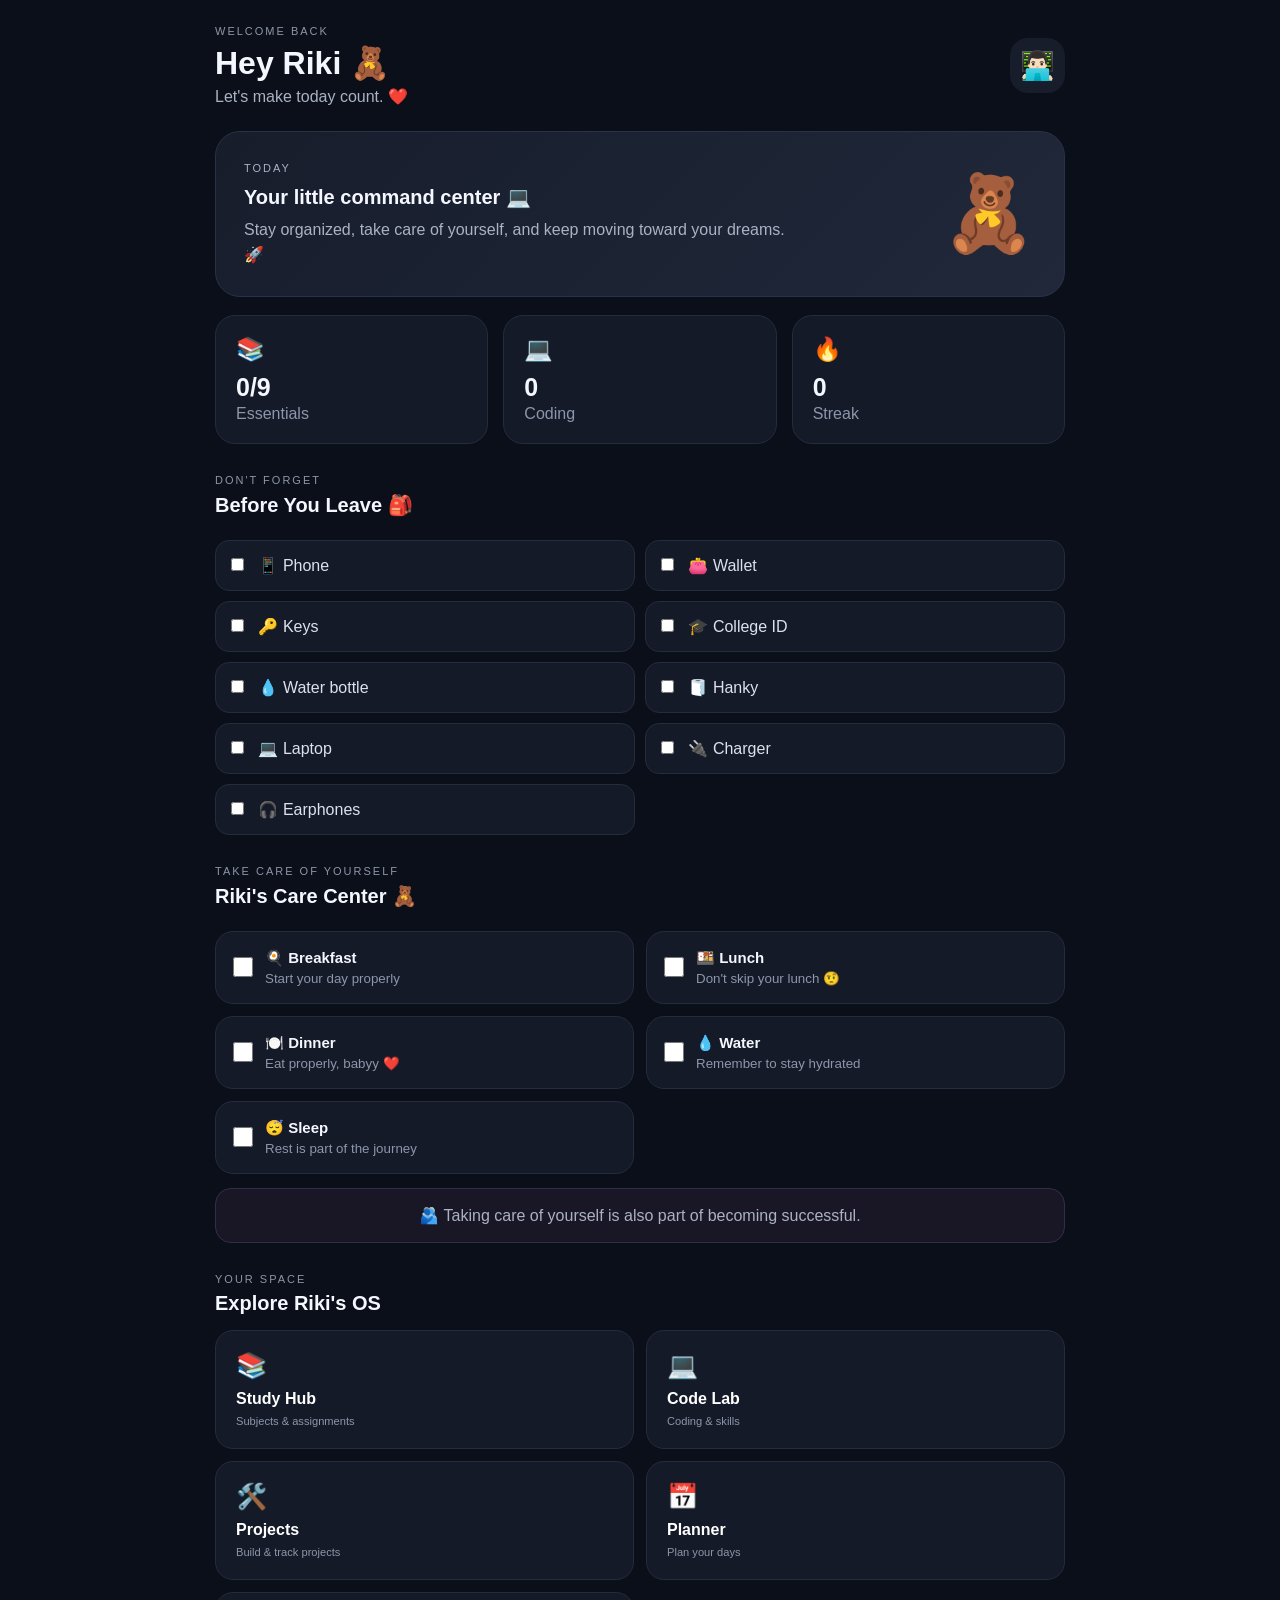
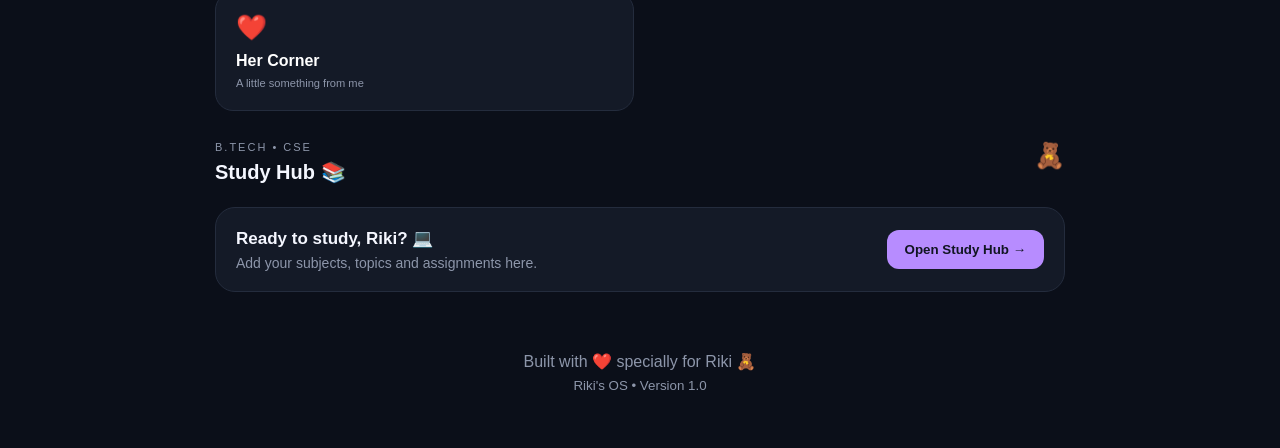
<file: index.html>
<!DOCTYPE html>
<html lang="en">
<head>
    <meta charset="UTF-8">
    <meta name="viewport" content="width=device-width, initial-scale=1.0">

    <title>Riki's OS 🧸</title>

    <link rel="stylesheet" href="style.css">
    <link rel="manifest" href="manifest.json">
</head>

<body>

    <div class="app">

        <!-- Header -->
        <header class="topbar">
            <div>
                <p class="small-text">WELCOME BACK</p>
                <h1>Hey Riki 🧸</h1>
                <p class="subtitle">Let's make today count. ❤️</p>
            </div>

            <div class="profile">
                👨🏻‍💻
            </div>
        </header>


        <!-- Today's overview -->
        <section class="hero-card">

            <div>
                <p class="small-text">TODAY</p>
                <h2>Your little command center 💻</h2>
                <p>
                    Stay organized, take care of yourself,
                    and keep moving toward your dreams. 🚀
                </p>
            </div>

            <div class="teddy">
                🧸
            </div>

        </section>


        <!-- Quick stats -->
        <section class="stats">

            <div class="stat-card">
                <span>📚</span>
                <strong id="essential-count">0/9</strong>
<p>Essentials</p>
            </div>

            <div class="stat-card">
                <span>💻</span>
                <strong>0</strong>
                <p>Coding</p>
            </div>

            <div class="stat-card">
                <span>🔥</span>
                <strong>0</strong>
                <p>Streak</p>
            </div>

        </section>


        <!-- Daily checklist -->
        <section class="section">

            <div class="section-heading">
                <div>
                    <p class="small-text">DON'T FORGET</p>
                    <h2>Before You Leave 🎒</h2>
                </div>
            </div>

            <div class="checklist">

                <label>
                    <input type="checkbox">
                    <span>📱 Phone</span>
                </label>

                <label>
                    <input type="checkbox">
                    <span>👛 Wallet</span>
                </label>

                <label>
                    <input type="checkbox">
                    <span>🔑 Keys</span>
                </label>

                <label>
                    <input type="checkbox">
                    <span>🎓 College ID</span>
                </label>

                <label>
                    <input type="checkbox">
                    <span>💧 Water bottle</span>
                </label>

                <label>
                    <input type="checkbox">
                    <span>🧻 Hanky</span>
                </label>

                <label>
                    <input type="checkbox">
                    <span>💻 Laptop</span>
                </label>

                <label>
                    <input type="checkbox">
                    <span>🔌 Charger</span>
                </label>

                <label>
                    <input type="checkbox">
                    <span>🎧 Earphones</span>
                </label>

            </div>

        </section>


        <!-- Care Center -->
<section class="care-section">

    <div class="section-heading">
        <div>
            <p class="small-text">TAKE CARE OF YOURSELF</p>
            <h2>Riki's Care Center 🧸</h2>
        </div>
    </div>

    <div class="care-grid">

        <label class="care-item">
            <input type="checkbox" class="care-checkbox">
            <div>
                <strong>🍳 Breakfast</strong>
                <small>Start your day properly</small>
            </div>
        </label>

        <label class="care-item">
            <input type="checkbox" class="care-checkbox">
            <div>
                <strong>🍱 Lunch</strong>
                <small>Don't skip your lunch 🤨</small>
            </div>
        </label>

        <label class="care-item">
            <input type="checkbox" class="care-checkbox">
            <div>
                <strong>🍽️ Dinner</strong>
                <small>Eat properly, babyy ❤️</small>
            </div>
        </label>

        <label class="care-item">
            <input type="checkbox" class="care-checkbox">
            <div>
                <strong>💧 Water</strong>
                <small>Remember to stay hydrated</small>
            </div>
        </label>

        <label class="care-item">
            <input type="checkbox" class="care-checkbox">
            <div>
                <strong>😴 Sleep</strong>
                <small>Rest is part of the journey</small>
            </div>
        </label>

    </div>

    <div class="care-message">
        🫂 <span>Taking care of yourself is also part of becoming successful.</span>
    </div>

</section>


        <!-- Main modules -->
        <section class="section">

            <p class="small-text">YOUR SPACE</p>
            <h2>Explore Riki's OS</h2>

            <div class="modules">

                <button class="module"
        onclick="window.location.href='study.html'">
                    <span>📚</span>
                    <strong>Study Hub</strong>
                    <small>Subjects & assignments</small>
                </button>

                <button class="module"
        onclick="window.location.href='code.html'">
    <span>💻</span>
    <strong>Code Lab</strong>
    <small>Coding & skills</small>
                </button>

                <button class="module"
        onclick="window.location.href='projects.html'">
    <span>🛠️</span>
    <strong>Projects</strong>
    <small>Build & track projects</small>
                </button>
                </button>

                

                <button class="module"
        onclick="window.location.href='planner.html'">
    <span>📅</span>
    <strong>Planner</strong>
    <small>Plan your days</small>
                </button>

                <button class="module"
        onclick="window.location.href='her.html'">
    <span>❤️</span>
    <strong>Her Corner</strong>
    <small>A little something from me</small>
                </button>
            </div>

        </section>
<!-- Study Hub -->
<section class="study-section">
    <div class="section-heading">
        <div>
            <p class="small-text">B.TECH • CSE</p>
            <h2>Study Hub 📚</h2>
        </div>
        <span class="study-icon">🧸</span>
    </div>

    <div class="study-card">
        <div>
            <strong>Ready to study, Riki? 💻</strong>
            <p>Add your subjects, topics and assignments here.</p>
        </div>
<button class= "study-btn"
         onclick="window.location.href='study.html'">
    Open Study Hub →
        </button>
    </div>
</section>

        <!-- Footer -->
        <footer>

            <p>
                Built with ❤️ specially for Riki 🧸
            </p>

            <small>
                Riki's OS • Version 1.0
            </small>

        </footer>

    </div>


    <script src="script.js"></script>

</body>
                              </html>
</file>
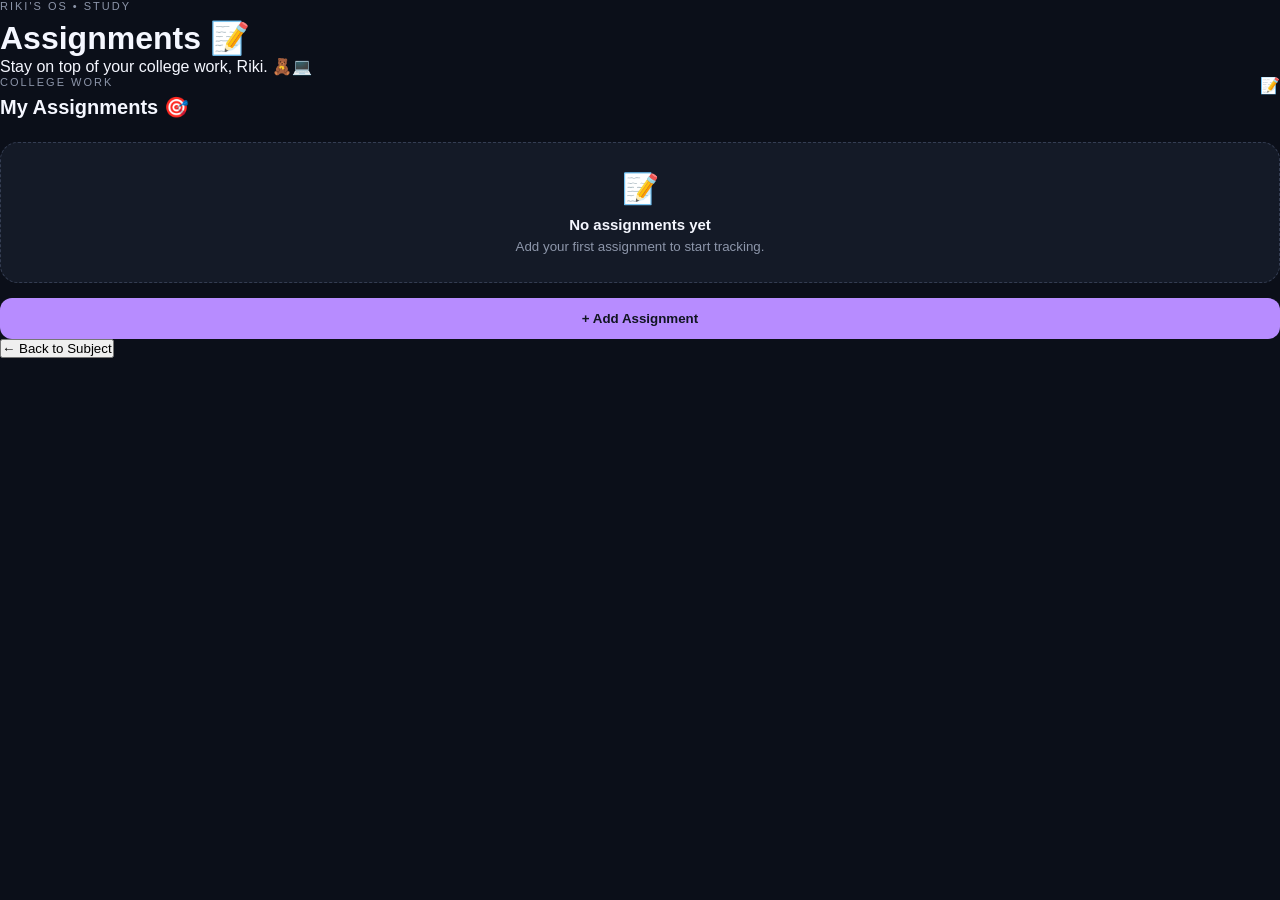
<file: assignments.html>
<!DOCTYPE html>
<html lang="en">

<head>
    <meta charset="UTF-8">
    <meta name="viewport" content="width=device-width, initial-scale=1.0">

    <title>Assignments • Riki's OS 🧸</title>

    <link rel="stylesheet" href="style.css">
</head>

<body>

<div class="container">

    <header>
        <p class="small-text">RIKI'S OS • STUDY</p>
        <h1>Assignments 📝</h1>
        <p>Stay on top of your college work, Riki. 🧸💻</p>
    </header>


    <section class="study-page-card">

        <div class="section-heading">
            <div>
                <p class="small-text">COLLEGE WORK</p>
                <h2>My Assignments 🎯</h2>
            </div>

            <span>📝</span>
        </div>


        <div id="assignment-list"></div>


        <button class="add-topic-btn" onclick="addAssignment()">
            + Add Assignment
        </button>

    </section>


    <button class="back-btn" onclick="history.back()">
        ← Back to Subject
    </button>

</div>


<script>

let assignments = JSON.parse(
    localStorage.getItem("rikiAssignments") || "[]"
);


// Add assignment
function addAssignment() {

    const name = prompt("📝 Enter assignment name:");

    if (!name || !name.trim()) return;


    const subject = prompt("📚 Enter subject:");

    if (!subject || !subject.trim()) return;


    const dueDate = prompt(
        "📅 Enter due date (example: 12 September):"
    );

    if (!dueDate || !dueDate.trim()) return;


    assignments.push({
        name: name.trim(),
        subject: subject.trim(),
        dueDate: dueDate.trim(),
        status: "Pending"
    });


    saveAssignments();
    displayAssignments();
}


// Save assignments
function saveAssignments() {

    localStorage.setItem(
        "rikiAssignments",
        JSON.stringify(assignments)
    );

}


// Display assignments
function displayAssignments() {

    const list = document.getElementById("assignment-list");

    list.innerHTML = "";


    if (assignments.length === 0) {

        list.innerHTML = `
            <div class="empty-topic">
                <span>📝</span>
                <strong>No assignments yet</strong>
                <small>Add your first assignment to start tracking.</small>
            </div>
        `;

        return;
    }


    assignments.forEach((assignment, index) => {

        list.innerHTML += `

            <div class="topic-card">

                <div>

                    <strong>📝 ${assignment.name}</strong>

                    <small>
                        📚 ${assignment.subject}
                        • 📅 ${assignment.dueDate}
                    </small>

                    <small>
                        Status: ${assignment.status}
                    </small>

                </div>

<div class="assignment-actions">

                <select
                    onchange="changeAssignmentStatus(${index}, this.value)"
                >

                    <option
                        ${assignment.status === "Pending" ? "selected" : ""}>
                        Pending
                    </option>

                    <option
                        ${assignment.status === "In Progress" ? "selected" : ""}>
                        In Progress
                    </option>

                    <option
                        ${assignment.status === "Completed" ? "selected" : ""}>
                        Completed
                    </option>

                </select>
<button
    class="delete-assignment-btn"
    onclick="deleteAssignment(${index})"
>
    🗑️
</button>

</div>
            </div>

        `;

    });

}


// Change status
function changeAssignmentStatus(index, status) {

    assignments[index].status = status;

    saveAssignments();
    displayAssignments();

}
function deleteAssignment(index) {

    const confirmDelete = confirm(
        "🗑️ Delete this assignment?"
    );

    if (!confirmDelete) return;

    assignments.splice(index, 1);

    saveAssignments();
    displayAssignments();

}

// Show assignments
displayAssignments();

</script>

</body>

</html>
</file>
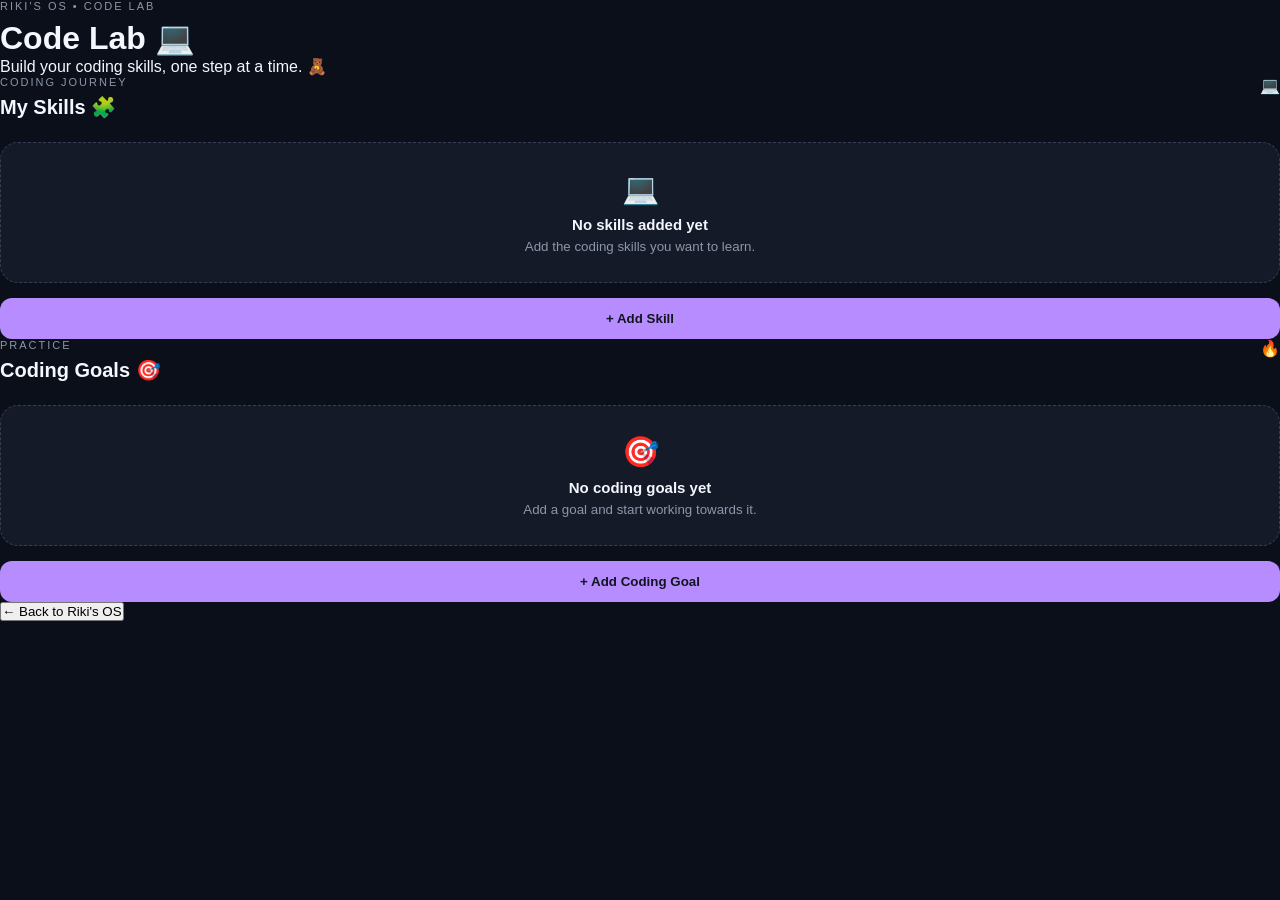
<file: code.html>
<!DOCTYPE html>
<html lang="en">

<head>
    <meta charset="UTF-8">
    <meta name="viewport" content="width=device-width, initial-scale=1.0">

    <title>Code Lab • Riki's OS 🧸</title>

    <link rel="stylesheet" href="style.css">
</head>

<body>

<div class="container">

    <header>
        <p class="small-text">RIKI'S OS • CODE LAB</p>
        <h1>Code Lab 💻</h1>
        <p>Build your coding skills, one step at a time. 🧸</p>
    </header>


    <section class="study-page-card">

        <div class="section-heading">

            <div>
                <p class="small-text">CODING JOURNEY</p>
                <h2>My Skills 🧩</h2>
            </div>

            <span>💻</span>

        </div>


        <div id="skill-list"></div>


        <button
            class="add-topic-btn"
            type="button"
            onclick="addSkill()"
        >
            + Add Skill
        </button>

    </section>


    <section class="study-page-card">

        <div class="section-heading">

            <div>
                <p class="small-text">PRACTICE</p>
                <h2>Coding Goals 🎯</h2>
            </div>

            <span>🔥</span>

        </div>


        <div id="goal-list"></div>


        <button
            class="add-topic-btn"
            type="button"
            onclick="addGoal()"
        >
            + Add Coding Goal
        </button>

    </section>


    <button
        class="back-btn"
        type="button"
        onclick="history.back()"
    >
        ← Back to Riki's OS
    </button>

</div>


<script>

// =========================
// LOAD DATA
// =========================

let skills = JSON.parse(
    localStorage.getItem("rikiCodingSkills") || "[]"
);

let goals = JSON.parse(
    localStorage.getItem("rikiCodingGoals") || "[]"
);


// =========================
// SKILLS
// =========================

function saveSkills() {

    localStorage.setItem(
        "rikiCodingSkills",
        JSON.stringify(skills)
    );

}


function addSkill() {

    const name = prompt(
        "💻 Enter a skill you are learning:"
    );

    if (!name || !name.trim()) return;

    skills.push({
        name: name.trim(),
        status: "Learning"
    });

    saveSkills();
    displaySkills();

}


function editSkill(index) {

    const newName = prompt(
        "✏️ Edit skill name:",
        skills[index].name
    );

    if (!newName || !newName.trim()) return;

    skills[index].name = newName.trim();

    saveSkills();
    displaySkills();

}


function deleteSkill(index) {

    const confirmed = confirm(
        "🧸 Delete this skill?"
    );

    if (!confirmed) return;

    skills.splice(index, 1);

    saveSkills();
    displaySkills();

}


function changeSkillStatus(index, status) {

    skills[index].status = status;

    saveSkills();
    displaySkills();

}


function displaySkills() {

    const list =
        document.getElementById("skill-list");

    list.innerHTML = "";


    if (skills.length === 0) {

        list.innerHTML = `
            <div class="empty-topic">

                <span>💻</span>

                <strong>
                    No skills added yet
                </strong>

                <small>
                    Add the coding skills you want to learn.
                </small>

            </div>
        `;

        return;
    }


    skills.forEach(function(skill, index) {

        list.innerHTML += `

            <div class="topic-card">

                <div style="flex:1;">

                    <strong>
                        💻 ${skill.name}
                    </strong>

                    <small>
                        Status: ${skill.status}
                    </small>

                </div>


                <select
                    onchange="changeSkillStatus(${index}, this.value)"
                >

                    <option value="Learning"
                        ${skill.status === "Learning" ? "selected" : ""}>
                        Learning
                    </option>

                    <option value="Practicing"
                        ${skill.status === "Practicing" ? "selected" : ""}>
                        Practicing
                    </option>

                    <option value="Completed"
                        ${skill.status === "Completed" ? "selected" : ""}>
                        Completed
                    </option>

                </select>


                <button
                    type="button"
                    onclick="editSkill(${index})"
                    style="
                        border:1px solid #3a4358;
                        background:#1b2232;
                        color:#c9b4ff;
                        padding:8px 10px;
                        border-radius:10px;
                        cursor:pointer;
                    "
                >
                    ✏️
                </button>


                <button
                    type="button"
                    onclick="deleteSkill(${index})"
                    style="
                        border:1px solid #3a4358;
                        background:#1b2232;
                        color:#ff9fae;
                        padding:8px 10px;
                        border-radius:10px;
                        cursor:pointer;
                    "
                >
                    🗑️
                </button>

            </div>

        `;

    });

}


// =========================
// CODING GOALS
// =========================

function saveGoals() {

    localStorage.setItem(
        "rikiCodingGoals",
        JSON.stringify(goals)
    );

}


function addGoal() {

    const name = prompt(
        "🎯 Enter your coding goal:"
    );

    if (!name || !name.trim()) return;

    goals.push({
        name: name.trim(),
        status: "Not Started"
    });

    saveGoals();
    displayGoals();

}


function editGoal(index) {

    const newName = prompt(
        "✏️ Edit coding goal:",
        goals[index].name
    );

    if (!newName || !newName.trim()) return;

    goals[index].name = newName.trim();

    saveGoals();
    displayGoals();

}


function deleteGoal(index) {

    const confirmed = confirm(
        "🧸 Delete this coding goal?"
    );

    if (!confirmed) return;

    goals.splice(index, 1);

    saveGoals();
    displayGoals();

}


function changeGoalStatus(index, status) {

    goals[index].status = status;

    saveGoals();
    displayGoals();

}


function displayGoals() {

    const list =
        document.getElementById("goal-list");

    list.innerHTML = "";


    if (goals.length === 0) {

        list.innerHTML = `
            <div class="empty-topic">

                <span>🎯</span>

                <strong>
                    No coding goals yet
                </strong>

                <small>
                    Add a goal and start working towards it.
                </small>

            </div>
        `;

        return;
    }


    goals.forEach(function(goal, index) {

        list.innerHTML += `

            <div class="topic-card">

                <div style="flex:1;">

                    <strong>
                        🎯 ${goal.name}
                    </strong>

                    <small>
                        Status: ${goal.status}
                    </small>

                </div>


                <select
                    onchange="changeGoalStatus(${index}, this.value)"
                >

                    <option value="Not Started"
                        ${goal.status === "Not Started" ? "selected" : ""}>
                        Not Started
                    </option>

                    <option value="In Progress"
                        ${goal.status === "In Progress" ? "selected" : ""}>
                        In Progress
                    </option>

                    <option value="Completed"
                        ${goal.status === "Completed" ? "selected" : ""}>
                        Completed
                    </option>

                </select>


                <button
                    type="button"
                    onclick="editGoal(${index})"
                    style="
                        border:1px solid #3a4358;
                        background:#1b2232;
                        color:#c9b4ff;
                        padding:8px 10px;
                        border-radius:10px;
                        cursor:pointer;
                    "
                >
                    ✏️
                </button>


                <button
                    type="button"
                    onclick="deleteGoal(${index})"
                    style="
                        border:1px solid #3a4358;
                        background:#1b2232;
                        color:#ff9fae;
                        padding:8px 10px;
                        border-radius:10px;
                        cursor:pointer;
                    "
                >
                    🗑️
                </button>

            </div>

        `;

    });

}


// =========================
// START
// =========================

displaySkills();
displayGoals();

</script>

</body>

</html>
</file>
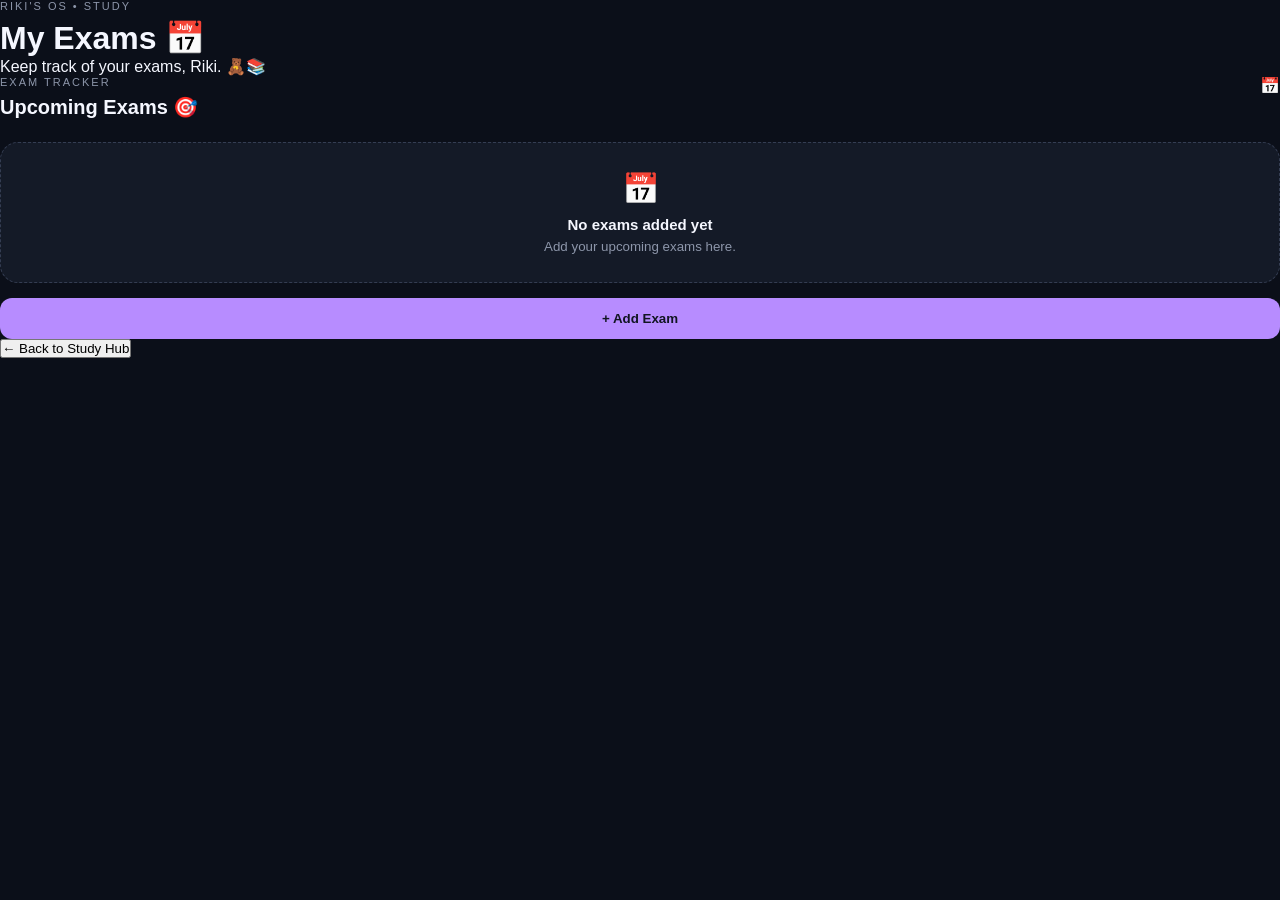
<file: exam.html>
<!DOCTYPE html>
<html lang="en">

<head>
    <meta charset="UTF-8">
    <meta name="viewport" content="width=device-width, initial-scale=1.0">

    <title>Exams • Riki's OS 🧸</title>

    <link rel="stylesheet" href="style.css">
</head>

<body>

<div class="container">

    <header>
        <p class="small-text">RIKI'S OS • STUDY</p>
        <h1>My Exams 📅</h1>
        <p>Keep track of your exams, Riki. 🧸📚</p>
    </header>


    <section class="study-page-card">

        <div class="section-heading">

            <div>
                <p class="small-text">EXAM TRACKER</p>
                <h2>Upcoming Exams 🎯</h2>
            </div>

            <span>📅</span>

        </div>


        <div id="exam-list"></div>


        <button class="add-topic-btn" onclick="addExam()">
            + Add Exam
        </button>

    </section>


    <button class="back-btn" onclick="history.back()">
        ← Back to Study Hub
    </button>

</div>


<script>

// =========================
// EXAMS
// =========================

let exams = JSON.parse(
    localStorage.getItem("rikiExams") || "[]"
);


// =========================
// ADD EXAM
// =========================

function addExam() {

    const subject = prompt(
        "📚 Enter subject name:"
    );

    if (!subject || !subject.trim()) return;


    const date = prompt(
        "📅 Enter exam date (example: 20 September):"
    );

    if (!date || !date.trim()) return;


    exams.push({

        subject: subject.trim(),

        date: date.trim()

    });


    saveExams();

    displayExams();

}


// =========================
// SAVE EXAMS
// =========================

function saveExams() {

    localStorage.setItem(
        "rikiExams",
        JSON.stringify(exams)
    );

}


// =========================
// DISPLAY EXAMS
// =========================

function displayExams() {

    const list =
        document.getElementById("exam-list");


    list.innerHTML = "";


    if (exams.length === 0) {

        list.innerHTML = `

            <div class="empty-topic">

                <span>📅</span>

                <strong>
                    No exams added yet
                </strong>

                <small>
                    Add your upcoming exams here.
                </small>

            </div>

        `;

        return;
    }


    exams.forEach((exam, index) => {

        list.innerHTML += `

            <div class="topic-card">

                <div>

                    <strong>
                        📚 ${exam.subject}
                    </strong>

                    <small>
                        📅 Exam Date: ${exam.date}
                    </small>

                </div>


                <button
                    onclick="deleteExam(${index})"
                    style="
                        border:1px solid #3a4358;
                        background:#1b2232;
                        color:#ff9fae;
                        padding:9px 12px;
                        border-radius:10px;
                        cursor:pointer;
                    "
                >
                    🗑️
                </button>

            </div>

        `;

    });

}


// =========================
// DELETE EXAM
// =========================

function deleteExam(index) {

    const confirmDelete = confirm(
        "🧸 Delete this exam?"
    );


    if (!confirmDelete) return;


    exams.splice(index, 1);

    saveExams();

    displayExams();

}


// =========================
// START
// =========================

displayExams();

</script>

</body>

</html>
</file>
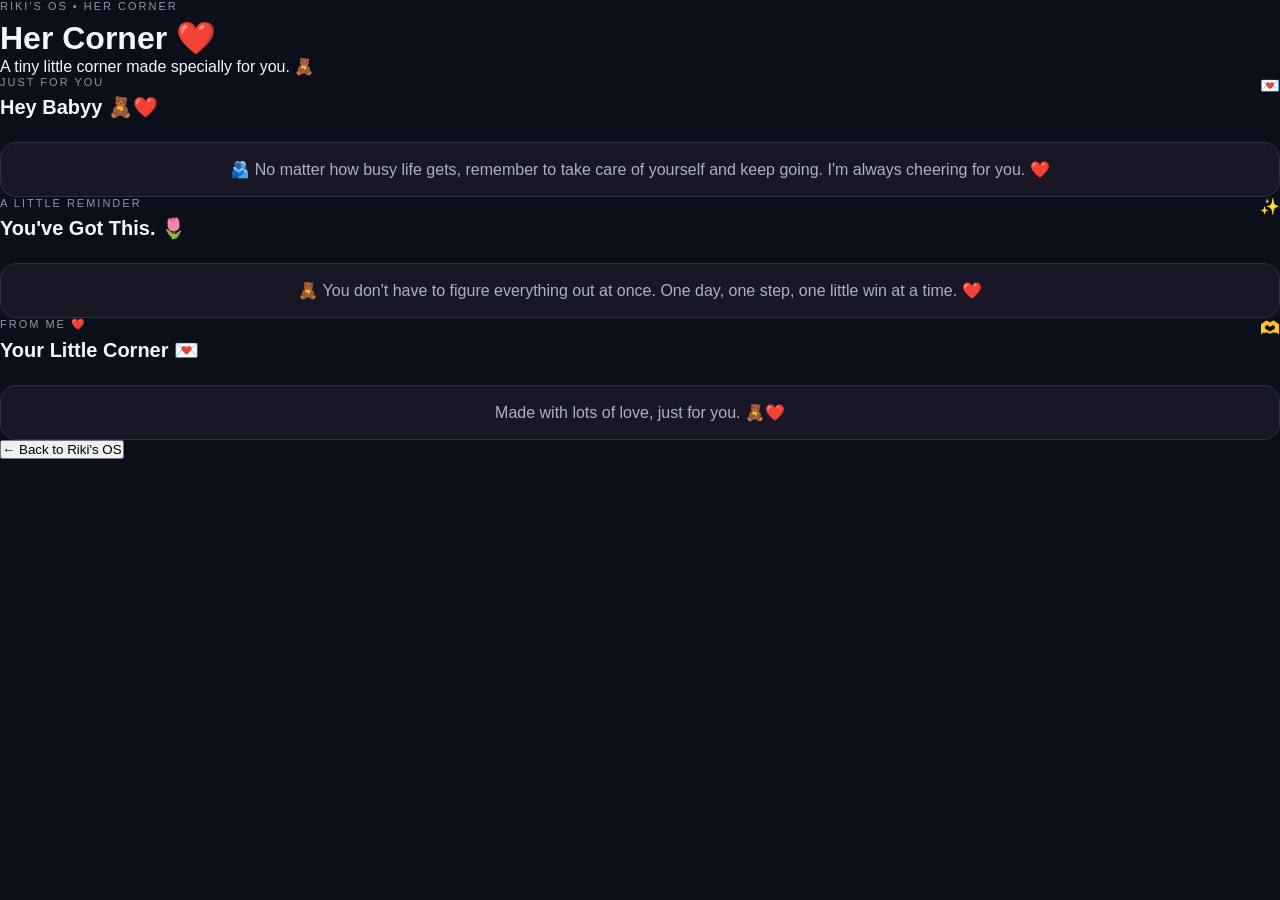
<file: her.html>
<!DOCTYPE html>
<html lang="en">

<head>
    <meta charset="UTF-8">
    <meta name="viewport" content="width=device-width, initial-scale=1.0">

    <title>Her Corner • Riki's OS 🧸</title>

    <link rel="stylesheet" href="style.css">
</head>

<body>

<div class="container">

    <header>
        <p class="small-text">RIKI'S OS • HER CORNER</p>
        <h1>Her Corner ❤️</h1>
        <p>A tiny little corner made specially for you. 🧸</p>
    </header>

    <section class="study-page-card">

        <div class="section-heading">
            <div>
                <p class="small-text">JUST FOR YOU</p>
                <h2>Hey Babyy 🧸❤️</h2>
            </div>

            <span>💌</span>
        </div>

        <div class="care-message">
            🫂
            <span>
                No matter how busy life gets, remember to take care
                of yourself and keep going. I'm always cheering for you. ❤️
            </span>
        </div>

    </section>


    <section class="study-page-card">

        <div class="section-heading">
            <div>
                <p class="small-text">A LITTLE REMINDER</p>
                <h2>You've Got This. 🌷</h2>
            </div>

            <span>✨</span>
        </div>

        <div class="care-message">
            🧸
            <span>
                You don't have to figure everything out at once.
                One day, one step, one little win at a time. ❤️
            </span>
        </div>

    </section>


    <section class="study-page-card">

        <div class="section-heading">
            <div>
                <p class="small-text">FROM ME ❤️</p>
                <h2>Your Little Corner 💌</h2>
            </div>

            <span>🫶</span>
        </div>

        <div class="care-message">
            Made with lots of love, just for you. 🧸❤️
        </div>

    </section>


    <button class="back-btn" onclick="history.back()">
        ← Back to Riki's OS
    </button>

</div>

</body>

</html>
</file>
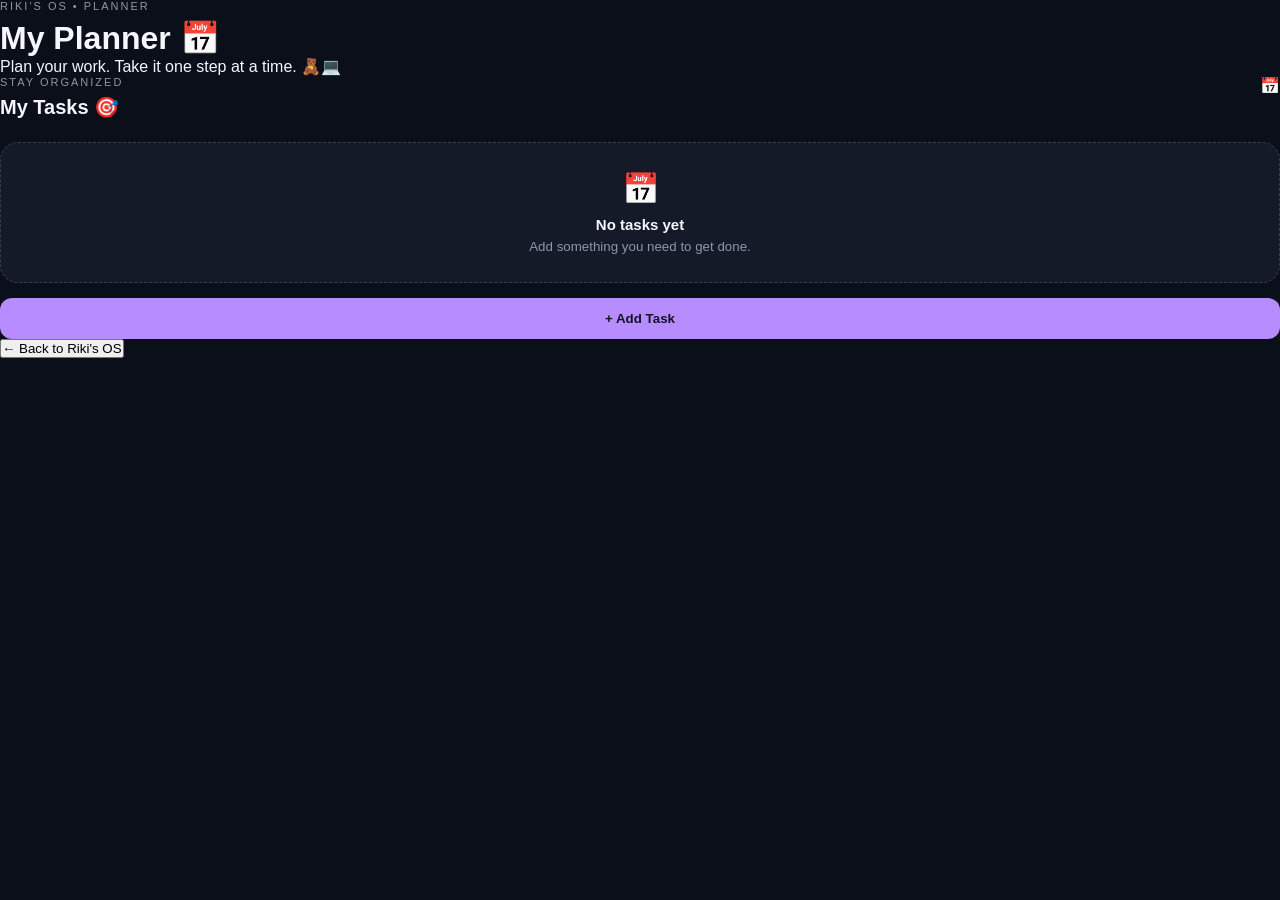
<file: planner.html>
<!DOCTYPE html>
<html lang="en">

<head>
    <meta charset="UTF-8">
    <meta name="viewport" content="width=device-width, initial-scale=1.0">

    <title>Planner • Riki's OS 🧸</title>

    <link rel="stylesheet" href="style.css">
</head>

<body>

<div class="container">

    <header>
        <p class="small-text">RIKI'S OS • PLANNER</p>
        <h1>My Planner 📅</h1>
        <p>Plan your work. Take it one step at a time. 🧸💻</p>
    </header>

    <section class="study-page-card">

        <div class="section-heading">
            <div>
                <p class="small-text">STAY ORGANIZED</p>
                <h2>My Tasks 🎯</h2>
            </div>

            <span>📅</span>
        </div>

        <div id="task-list"></div>

        <button class="add-topic-btn" onclick="addTask()">
            + Add Task
        </button>

    </section>

    <button class="back-btn" onclick="history.back()">
        ← Back to Riki's OS
    </button>

</div>

<script>

let tasks = JSON.parse(
    localStorage.getItem("rikiPlannerTasks") || "[]"
);

function addTask() {

    const name = window.prompt("📝 Enter your task:");

    if (name === null || !name.trim()) {
        return;
    }

    const deadline = window.prompt(
        "📅 Enter deadline (example: 15 September):"
    );

    if (deadline === null || !deadline.trim()) {
        return;
    }

    tasks.push({
        name: name.trim(),
        deadline: deadline.trim(),
        status: "Pending"
    });

    saveTasks();
    displayTasks();
}
function saveTasks() {

    localStorage.setItem(
        "rikiPlannerTasks",
        JSON.stringify(tasks)
    );

}

function displayTasks() {

    const list = document.getElementById("task-list");

    list.innerHTML = "";

    if (tasks.length === 0) {

        list.innerHTML = `
            <div class="empty-topic">
                <span>📅</span>
                <strong>No tasks yet</strong>
                <small>Add something you need to get done.</small>
            </div>
        `;

        return;
    }

    tasks.forEach((task, index) => {

        list.innerHTML += `

            <div class="topic-card">

                <div>

                    <strong>📌 ${task.name}</strong>

                    <small>
                        📅 Deadline: ${task.deadline}
                    </small>

                    <small>
                        Status: ${task.status}
                    </small>

                </div>

                <div class="assignment-actions">

                    <select
                        onchange="changeTaskStatus(${index}, this.value)"
                    >

                        <option
                            ${task.status === "Pending" ? "selected" : ""}>
                            Pending
                        </option>

                        <option
                            ${task.status === "In Progress" ? "selected" : ""}>
                            In Progress
                        </option>

                        <option
                            ${task.status === "Completed" ? "selected" : ""}>
                            Completed
                        </option>

                    </select>

                    <button
                        class="delete-assignment-btn"
                        onclick="deleteTask(${index})"
                    >
                        🗑️
                    </button>

                </div>

            </div>

        `;

    });

}

function changeTaskStatus(index, status) {

    tasks[index].status = status;

    saveTasks();
    displayTasks();

}

function deleteTask(index) {

    const confirmDelete = confirm(
        "🗑️ Delete this task?"
    );

    if (!confirmDelete) return;

    tasks.splice(index, 1);

    saveTasks();
      displayTasks();

}

displayTasks();

</script>

</body>

</html>
</file>
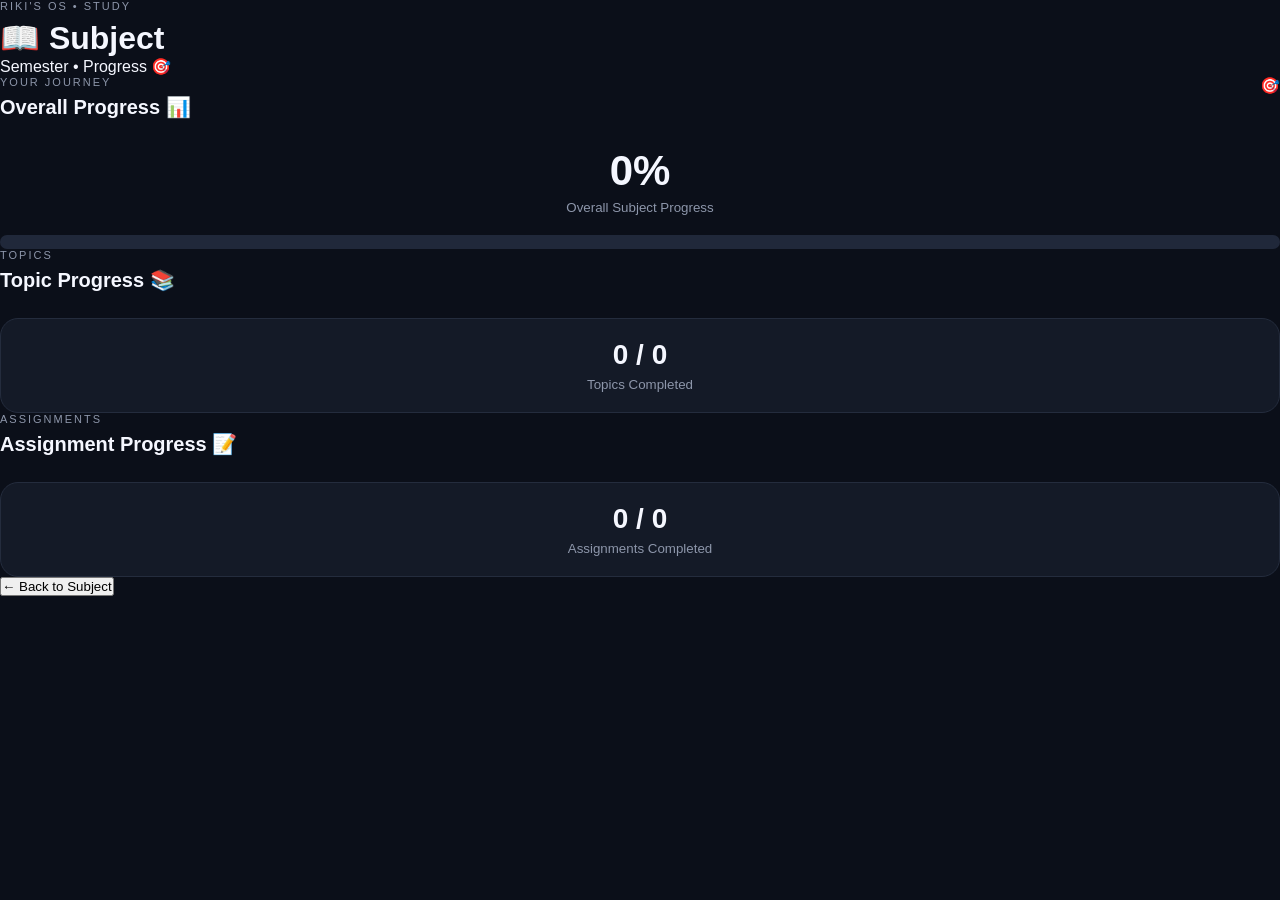
<file: progress.html>
<!DOCTYPE html>
<html lang="en">

<head>
    <meta charset="UTF-8">
    <meta name="viewport" content="width=device-width, initial-scale=1.0">

    <title>Progress • Riki's OS 🧸</title>

    <link rel="stylesheet" href="style.css">
</head>

<body>

<div class="container">

    <header>
        <p class="small-text">RIKI'S OS • STUDY</p>
        <h1 id="progress-title">Progress 🎯</h1>
        <p id="progress-subtitle">Keep going, Riki. 🧸❤️</p>
    </header>


    <!-- Overall Progress -->
    <section class="study-page-card">

        <div class="section-heading">
            <div>
                <p class="small-text">YOUR JOURNEY</p>
                <h2>Overall Progress 📊</h2>
            </div>

            <span>🎯</span>
        </div>


        <div class="progress-number">
            <strong id="overall-percent">0%</strong>
            <small>Overall Subject Progress</small>
        </div>


        <div class="progress-bar">
            <div id="overall-bar"></div>
        </div>

    </section>


    <!-- Topics Progress -->
    <section class="study-page-card">

        <div class="section-heading">
            <div>
                <p class="small-text">TOPICS</p>
                <h2>Topic Progress 📚</h2>
            </div>
        </div>

        <div class="progress-stat">

            <strong id="topic-count">
                0 / 0
            </strong>

            <small>
                Topics Completed
            </small>

        </div>

    </section>


    <!-- Assignment Progress -->
    <section class="study-page-card">

        <div class="section-heading">
            <div>
                <p class="small-text">ASSIGNMENTS</p>
                <h2>Assignment Progress 📝</h2>
            </div>
        </div>

        <div class="progress-stat">

            <strong id="assignment-count">
                0 / 0
            </strong>

            <small>
                Assignments Completed
            </small>

        </div>

    </section>


    <button class="back-btn" onclick="history.back()">
        ← Back to Subject
    </button>

</div>


<script>

const subject =
    localStorage.getItem("selectedSubject") || "Subject";

const semester =
    localStorage.getItem("selectedSemester") || "";


document.getElementById("progress-title").textContent =
    "📖 " + subject;

document.getElementById("progress-subtitle").textContent =
    "Semester " + semester + " • Progress 🎯";


// -------------------------
// TOPICS
// -------------------------

const topics = JSON.parse(
    localStorage.getItem("rikiTopics_" + subject) || "[]"
);

const totalTopics = topics.length;

const completedTopics = topics.filter(
    topic => topic.status === "Completed"
).length;


// -------------------------
// ASSIGNMENTS
// -------------------------

const assignments = JSON.parse(
    localStorage.getItem("rikiAssignments") || "[]"
);

const totalAssignments = assignments.length;

const completedAssignments = assignments.filter(
    assignment => assignment.status === "Completed"
).length;


// -------------------------
// CALCULATE PROGRESS
// -------------------------

let overallProgress = 0;

if (totalTopics > 0 || totalAssignments > 0) {

    const topicProgress =
        totalTopics > 0
        ? completedTopics / totalTopics
        : 0;

    const assignmentProgress =
        totalAssignments > 0
        ? completedAssignments / totalAssignments
        : 0;

    const activeSections =
        (totalTopics > 0 ? 1 : 0) +
        (totalAssignments > 0 ? 1 : 0);

    overallProgress =
        ((topicProgress + assignmentProgress) / activeSections) * 100;
}


// -------------------------
// DISPLAY
// -------------------------

document.getElementById("topic-count").textContent =
    `${completedTopics} / ${totalTopics}`;

document.getElementById("assignment-count").textContent =
    `${completedAssignments} / ${totalAssignments}`;


document.getElementById("overall-percent").textContent =
    `${Math.round(overallProgress)}%`;

document.getElementById("overall-bar").style.width =
    `${overallProgress}%`;

</script>

</body>

</html>
</file>
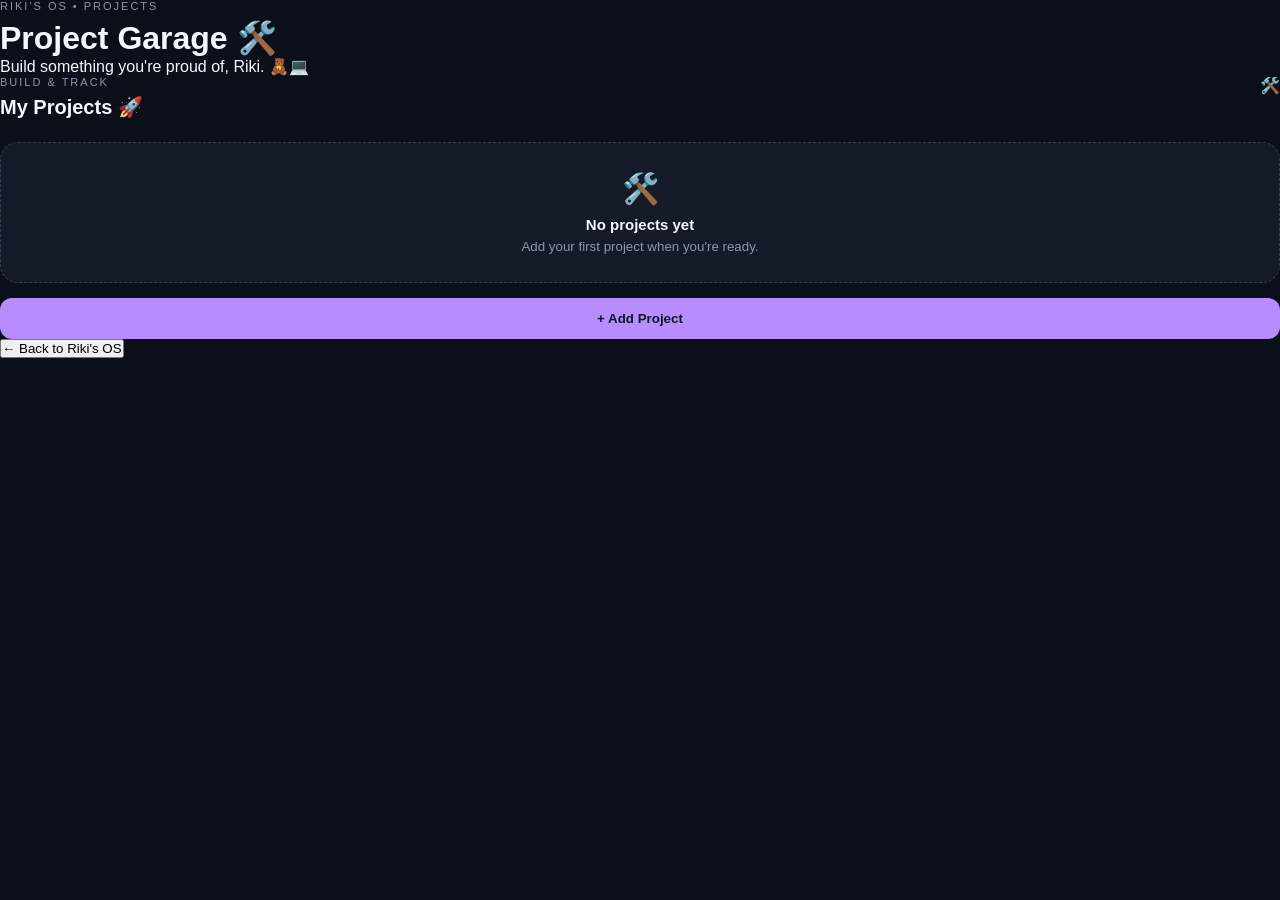
<file: projects.html>
<!DOCTYPE html>
<html lang="en">

<head>
    <meta charset="UTF-8">
    <meta name="viewport" content="width=device-width, initial-scale=1.0">

    <title>Projects • Riki's OS 🧸</title>

    <link rel="stylesheet" href="style.css">
</head>

<body>

<div class="container">

    <header>
        <p class="small-text">RIKI'S OS • PROJECTS</p>
        <h1>Project Garage 🛠️</h1>
        <p>Build something you're proud of, Riki. 🧸💻</p>
    </header>


    <section class="study-page-card">

        <div class="section-heading">
            <div>
                <p class="small-text">BUILD & TRACK</p>
                <h2>My Projects 🚀</h2>
            </div>

            <span>🛠️</span>
        </div>


        <div id="project-list"></div>


        <button
            class="add-topic-btn"
            type="button"
            onclick="addProject()"
        >
            + Add Project
        </button>

    </section>


    <button
        class="back-btn"
        type="button"
        onclick="history.back()"
    >
        ← Back to Riki's OS
    </button>

</div>


<script>

// =========================
// LOAD PROJECTS
// =========================

let projects = JSON.parse(
    localStorage.getItem("rikiProjects") || "[]"
);


// =========================
// SAVE PROJECTS
// =========================

function saveProjects() {

    localStorage.setItem(
        "rikiProjects",
        JSON.stringify(projects)
    );

}


// =========================
// ADD PROJECT
// =========================

function addProject() {

    const name = prompt(
        "🛠️ Enter project name:"
    );

    if (!name || !name.trim()) return;


    const tech = prompt(
        "💻 Enter technology used (example: Python):"
    );

    if (!tech || !tech.trim()) return;


    projects.push({

        name: name.trim(),

        tech: tech.trim(),

        status: "Planning"

    });


    saveProjects();

    displayProjects();

}


// =========================
// EDIT PROJECT
// =========================

function editProject(index) {

    const newName = prompt(
        "✏️ Edit project name:",
        projects[index].name
    );

    if (!newName || !newName.trim()) return;


    const newTech = prompt(
        "💻 Edit technology:",
        projects[index].tech
    );

    if (!newTech || !newTech.trim()) return;


    projects[index].name = newName.trim();

    projects[index].tech = newTech.trim();


    saveProjects();

    displayProjects();

}


// =========================
// DELETE PROJECT
// =========================

function deleteProject(index) {

    const confirmed = confirm(
        "🧸 Delete this project?\n\nThis cannot be undone."
    );

    if (!confirmed) return;


    projects.splice(index, 1);


    saveProjects();

    displayProjects();

}


// =========================
// CHANGE STATUS
// =========================

function changeProjectStatus(index, status) {

    projects[index].status = status;


    saveProjects();

    displayProjects();

}


// =========================
// DISPLAY PROJECTS
// =========================

function displayProjects() {

    const list =
        document.getElementById("project-list");

    list.innerHTML = "";


    // Empty state

    if (projects.length === 0) {

        list.innerHTML = `

            <div class="empty-topic">

                <span>🛠️</span>

                <strong>
                    No projects yet
                </strong>

                <small>
                    Add your first project when you're ready.
                </small>

            </div>

        `;

        return;
    }


    // Display projects

    projects.forEach(function(project, index) {

        list.innerHTML += `

            <div class="topic-card">

                <div style="flex:1;">

                    <strong>
                        🛠️ ${project.name}
                    </strong>

                    <small>
                        💻 ${project.tech}
                    </small>

                    <small>
                        Status: ${project.status}
                    </small>

                </div>


                <select
                    onchange="changeProjectStatus(${index}, this.value)"
                >

                    <option
                        value="Planning"
                        ${project.status === "Planning" ? "selected" : ""}
                    >
                        Planning
                    </option>


                    <option
                        value="In Progress"
                        ${project.status === "In Progress" ? "selected" : ""}
                    >
                        In Progress
                    </option>


                    <option
                        value="Completed"
                        ${project.status === "Completed" ? "selected" : ""}
                    >
                        Completed
                    </option>

                </select>


                <button
                    type="button"
                    onclick="editProject(${index})"
                    style="
                        border:1px solid #3a4358;
                        background:#1b2232;
                        color:#c9b4ff;
                        padding:8px 10px;
                        border-radius:10px;
                        cursor:pointer;
                    "
                >
                    ✏️
                </button>


                <button
                    type="button"
                    onclick="deleteProject(${index})"
                    style="
                        border:1px solid #3a4358;
                        background:#1b2232;
                        color:#ff9fae;
                        padding:8px 10px;
                        border-radius:10px;
                        cursor:pointer;
                    "
                >
                    🗑️
                </button>

            </div>

        `;

    });

}


// =========================
// START
// =========================

displayProjects();

</script>

</body>

</html>
</file>
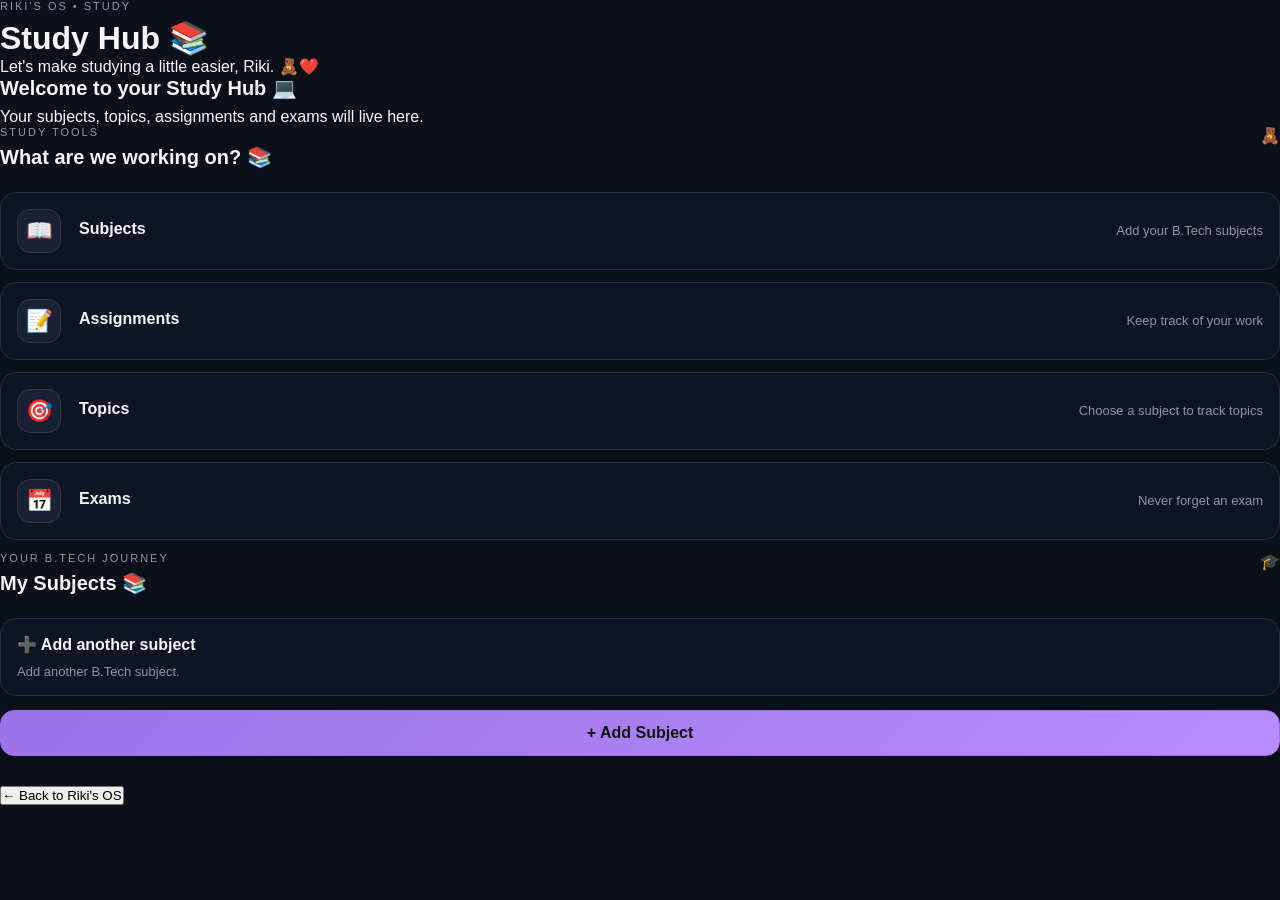
<file: study.html>
<!DOCTYPE html>
<html lang="en">

<head>
    <meta charset="UTF-8">
    <meta name="viewport" content="width=device-width, initial-scale=1.0">

    <title>Study Hub • Riki's OS 🧸</title>

    <link rel="stylesheet" href="style.css">
</head>

<body>

<div class="container">

    <header>
        <p class="small-text">RIKI'S OS • STUDY</p>
        <h1>Study Hub 📚</h1>
        <p>Let's make studying a little easier, Riki. 🧸❤️</p>
    </header>


    <section class="study-page-card">

        <h2>Welcome to your Study Hub 💻</h2>

        <p>
            Your subjects, topics, assignments and exams
            will live here.
        </p>

    </section>


    <!-- STUDY OPTIONS -->

    <section class="study-page-card">

        <div class="section-heading">

            <div>
                <p class="small-text">STUDY TOOLS</p>
                <h2>What are we working on? 📚</h2>
            </div>

            <span>🧸</span>

        </div>


        <div
            class="study-option"
            onclick="goToSubjects()"
            style="cursor:pointer;"
        >

            <span>📖</span>

            <strong>Subjects</strong>

            <small>
                Add your B.Tech subjects
            </small>

        </div>


        <div
            class="study-option"
            onclick="window.location.href='assignments.html'"
            style="cursor:pointer;"
        >

            <span>📝</span>

            <strong>Assignments</strong>

            <small>
                Keep track of your work
            </small>

        </div>


        <div
            class="study-option"
            onclick="window.location.href='topic.html'"
            style="cursor:pointer;"
        >

            <span>🎯</span>

            <strong>Topics</strong>

            <small>
                Choose a subject to track topics
            </small>

        </div>


        <div
            class="study-option"
            onclick="window.location.href='exam.html'"
            style="cursor:pointer;"
        >

            <span>📅</span>

            <strong>Exams</strong>

            <small>
                Never forget an exam
            </small>

        </div>

    </section>


    <!-- MY SUBJECTS -->

    <section
        class="study-page-card subjects-section"
        id="subject-section"
    >

        <div class="section-heading">

            <div>
                <p class="small-text">
                    YOUR B.TECH JOURNEY
                </p>

                <h2>My Subjects 📚</h2>
            </div>

            <span>🎓</span>

        </div>


        <div class="subject-list"></div>


        <button
            class="add-subject-btn"
            onclick="addSubject()"
        >
            + Add Subject
        </button>

    </section>


    <button
        class="back-btn"
        onclick="history.back()"
    >
        ← Back to Riki's OS
    </button>

</div>


<script>

// =========================
// SUBJECTS
// =========================

let subjects = JSON.parse(
    localStorage.getItem("rikiSubjects") || "[]"
);


// =========================
// GO TO SUBJECTS
// =========================

function goToSubjects() {

    const section =
        document.getElementById("subject-section");

    if (section) {

        section.scrollIntoView({
            behavior: "smooth",
            block: "start"
        });

    }

}


// =========================
// ADD SUBJECT
// =========================

function addSubject() {

    const name = prompt(
        "📚 Enter subject name:"
    );

    if (!name || !name.trim()) return;


    const semester = prompt(
        "🎓 Enter semester:"
    );

    if (!semester || !semester.trim()) return;


    subjects.push({

        name: name.trim(),

        semester: semester.trim()

    });


    saveSubjects();

    displaySubjects();

}


// =========================
// SAVE SUBJECTS
// =========================

function saveSubjects() {

    localStorage.setItem(
        "rikiSubjects",
        JSON.stringify(subjects)
    );

}


// =========================
// EDIT SUBJECT
// =========================

function editSubject(index) {

    const subject = subjects[index];


    const newName = prompt(
        "✏️ Edit subject name:",
        subject.name
    );

    if (!newName || !newName.trim()) return;


    const newSemester = prompt(
        "🎓 Edit semester:",
        subject.semester
    );

    if (!newSemester || !newSemester.trim()) return;


    subjects[index].name = newName.trim();

    subjects[index].semester = newSemester.trim();


    saveSubjects();

    displaySubjects();

}


// =========================
// DELETE SUBJECT
// =========================

function deleteSubject(index) {

    const subject = subjects[index];


    const confirmDelete = confirm(
        `🧸 Delete "${subject.name}"?\n\nThis cannot be undone.`
    );


    if (!confirmDelete) return;


    subjects.splice(index, 1);


    saveSubjects();

    displaySubjects();

}


// =========================
// DISPLAY SUBJECTS
// =========================

function displaySubjects() {

    const list =
        document.querySelector(".subject-list");


    list.innerHTML = "";


    subjects.forEach((subject, index) => {

        list.innerHTML += `

            <div
                class="subject-card"
                style="cursor:pointer;"
            >

                <div
                    onclick="openSubject(${index})"
                    style="flex:1;"
                >

                    <strong>
                        📖 ${subject.name}
                    </strong>

                    <small>
                        Semester ${subject.semester}
                    </small>

                </div>


                <div
                    style="
                        display:flex;
                        gap:8px;
                    "
                >

                    <button
                        onclick="event.stopPropagation(); editSubject(${index})"
                        style="
                            border:1px solid #3a4358;
                            background:#1b2232;
                            color:#c9b4ff;
                            padding:8px 10px;
                            border-radius:10px;
                            cursor:pointer;
                        "
                    >
                        ✏️
                    </button>


                    <button
                        onclick="event.stopPropagation(); deleteSubject(${index})"
                        style="
                            border:1px solid #3a4358;
                            background:#1b2232;
                            color:#ff9fae;
                            padding:8px 10px;
                            border-radius:10px;
                            cursor:pointer;
                        "
                    >
                        🗑️
                    </button>

                </div>

            </div>

        `;

    });


    list.innerHTML += `

        <div
            class="subject-card"
            onclick="addSubject()"
            style="cursor:pointer;"
        >

            <div>

                <strong>
                    ➕ Add another subject
                </strong>

                <small>
                    Add another B.Tech subject.
                </small>

            </div>

        </div>

    `;

}


// =========================
// OPEN SUBJECT
// =========================

function openSubject(index) {

    const subject = subjects[index];


    localStorage.setItem(
        "selectedSubject",
        subject.name
    );


    localStorage.setItem(
        "selectedSemester",
        subject.semester
    );


    window.location.href = "subject.html";

}


// =========================
// START
// =========================

displaySubjects();

</script>

</body>

</html>
</file>
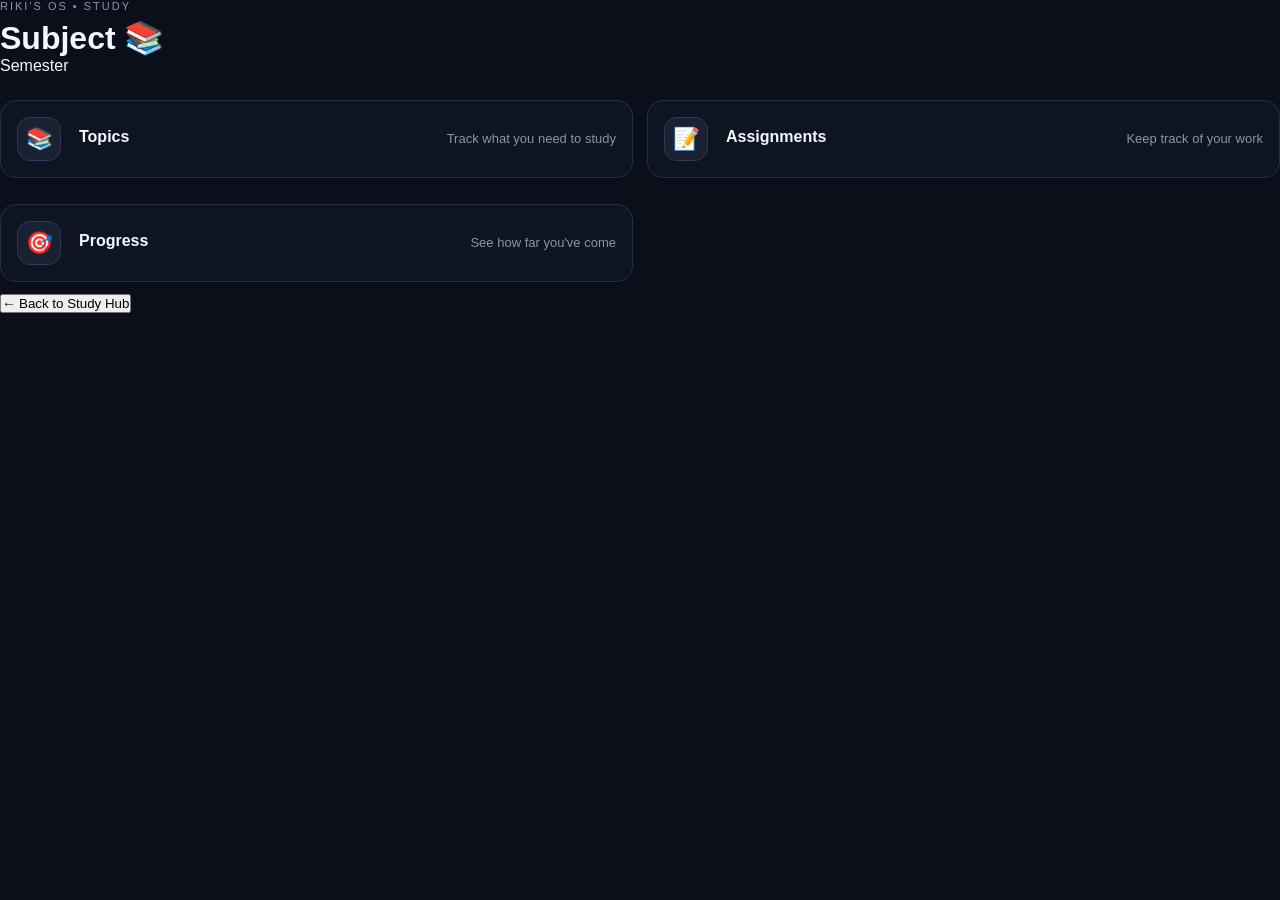
<file: subject.html>
<!DOCTYPE html>
<html lang="en">
<head>
    <meta charset="UTF-8">
    <meta name="viewport" content="width=device-width, initial-scale=1.0">

    <title>Subject • Riki's OS 🧸</title>

    <link rel="stylesheet" href="style.css">
</head>

<body>

<div class="container">

    <header>
        <p class="small-text">RIKI'S OS • STUDY</p>
        <h1 id="subject-title">Subject 📚</h1>
        <p id="subject-semester">Semester</p>
    </header>

    <section class="study-options">

        <div class="study-option"
     onclick="window.location.href='topic.html'"
     style="cursor: pointer;">
    <span>📚</span>
    <strong>Topics</strong>
    <small>Track what you need to study</small>
        </div>

        <div class="study-option"
     onclick="window.location.href='assignments.html'"
     style="cursor: pointer;">
    <span>📝</span>
    <strong>Assignments</strong>
    <small>Keep track of your work</small>
        </div>

        

        <div class="study-option"
     onclick="window.location.href='progress.html'"
     style="cursor: pointer;">
    <span>🎯</span>
    <strong>Progress</strong>
    <small>See how far you've come</small>
        </div>

    </section>

    <button class="back-btn" onclick="history.back()">
        ← Back to Study Hub
    </button>

</div>
<script>
const subject = localStorage.getItem("selectedSubject");
const semester = localStorage.getItem("selectedSemester");

if (subject) {
    document.getElementById("subject-title").textContent =
        "📖 " + subject;
}

if (semester) {
    document.getElementById("subject-semester").textContent =
        "Semester " + semester;
}
</script>
</body>
</html>
</file>
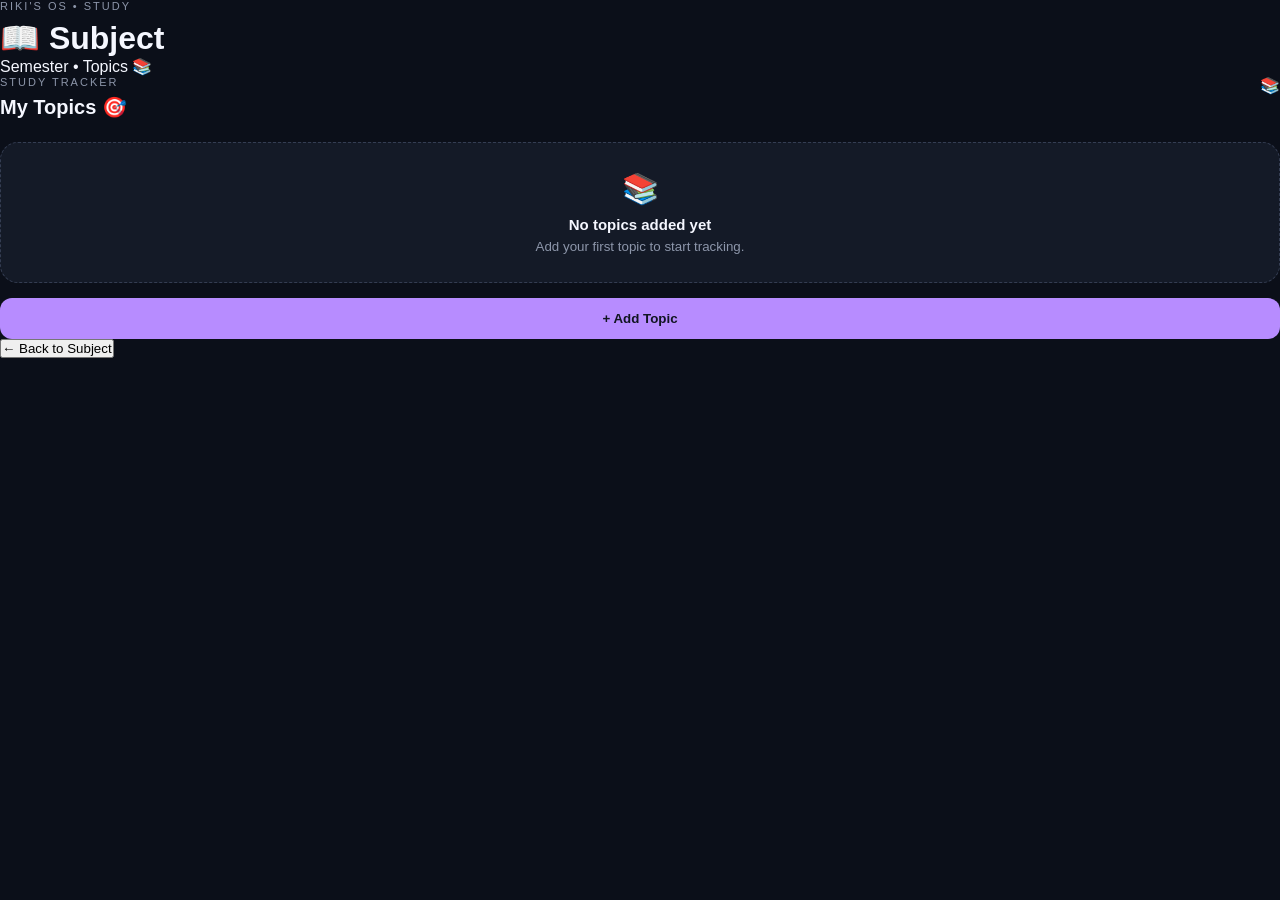
<file: topic.html>
<!DOCTYPE html>
<html lang="en">
<head>
    <meta charset="UTF-8">
    <meta name="viewport" content="width=device-width, initial-scale=1.0">

    <title>Topics • Riki's OS 🧸</title>

    <link rel="stylesheet" href="style.css">
</head>

<body>

<div class="container">

    <header>
        <p class="small-text">RIKI'S OS • STUDY</p>
        <h1 id="topic-title">Topics 📚</h1>
        <p id="topic-subtitle">Track your study progress, Riki. 🧸</p>
    </header>

    <!-- Add Topic -->
    <section class="study-page-card">

        <div class="section-heading">
            <div>
                <p class="small-text">STUDY TRACKER</p>
                <h2>My Topics 🎯</h2>
            </div>
            <span>📚</span>
        </div>

        <div id="topic-list"></div>

        <button class="add-topic-btn" onclick="addTopic()">
            + Add Topic
        </button>

    </section>

    <button class="back-btn" onclick="history.back()">
        ← Back to Subject
    </button>

</div>

<script>

const subject =
    localStorage.getItem("selectedSubject") || "Subject";

const semester =
    localStorage.getItem("selectedSemester") || "";

document.getElementById("topic-title").textContent =
    "📖 " + subject;

document.getElementById("topic-subtitle").textContent =
    "Semester " + semester + " • Topics 📚";


// =========================
// LOAD TOPICS
// =========================

let topics = JSON.parse(
    localStorage.getItem("rikiTopics_" + subject) || "[]"
);


// =========================
// ADD TOPIC
// =========================

function addTopic() {

    const name = prompt("📚 Enter topic name:");

    if (!name || !name.trim()) return;

    topics.push({
        name: name.trim(),
        status: "Not Started"
    });

    saveTopics();
    displayTopics();
}


// =========================
// SAVE TOPICS
// =========================

function saveTopics() {

    localStorage.setItem(
        "rikiTopics_" + subject,
        JSON.stringify(topics)
    );

}


// =========================
// EDIT TOPIC
// =========================

function editTopic(index) {

    const topic = topics[index];

    const newName = prompt(
        "✏️ Edit topic name:",
        topic.name
    );

    if (!newName || !newName.trim()) return;

    topics[index].name = newName.trim();

    saveTopics();
    displayTopics();
}


// =========================
// DELETE TOPIC
// =========================

function deleteTopic(index) {

    const topic = topics[index];

    const confirmDelete = confirm(
        `🧸 Delete "${topic.name}"?\n\nThis cannot be undone.`
    );

    if (!confirmDelete) return;

    topics.splice(index, 1);

    saveTopics();
    displayTopics();
}


// =========================
// DISPLAY TOPICS
// =========================

function displayTopics() {

    const list =
        document.getElementById("topic-list");

    list.innerHTML = "";

    if (topics.length === 0) {

        list.innerHTML = `
            <div class="empty-topic">

                <span>📚</span>

                <strong>
                    No topics added yet
                </strong>

                <small>
                    Add your first topic to start tracking.
                </small>

            </div>
        `;

        return;
    }


    topics.forEach((topic, index) => {

        list.innerHTML += `

            <div class="topic-card">

                <div style="flex:1;">

                    <strong>
                        📖 ${topic.name}
                    </strong>

                    <small>
                        Status: ${topic.status}
                    </small>

                </div>


                <select
                    onchange="changeStatus(${index}, this.value)"
                >

                    <option
                        ${topic.status === "Not Started" ? "selected" : ""}>
                        Not Started
                    </option>

                    <option
                        ${topic.status === "In Progress" ? "selected" : ""}>
                        In Progress
                    </option>

                    <option
                        ${topic.status === "Completed" ? "selected" : ""}>
                        Completed
                    </option>

                </select>


                <div
                    style="
                        display:flex;
                        gap:8px;
                        margin-left:8px;
                    "
                >

                    <button
                        onclick="editTopic(${index})"
                        style="
                            border:1px solid #3a4358;
                            background:#1b2232;
                            color:#c9b4ff;
                            padding:8px 10px;
                            border-radius:10px;
                            cursor:pointer;
                        "
                    >
                        ✏️
                    </button>


                    <button
                        onclick="deleteTopic(${index})"
                        style="
                            border:1px solid #3a4358;
                            background:#1b2232;
                            color:#ff9fae;
                            padding:8px 10px;
                            border-radius:10px;
                            cursor:pointer;
                        "
                    >
                        🗑️
                    </button>

                </div>

            </div>

        `;

    });

}


// =========================
// CHANGE STATUS
// =========================

function changeStatus(index, status) {

    topics[index].status = status;

    saveTopics();
    displayTopics();

}


// =========================
// START
// =========================

displayTopics();

</script>

</body>
</html>
</file>
<file: style.css>
* {
    margin: 0;
    padding: 0;
    box-sizing: border-box;
}

body {
    font-family: Arial, sans-serif;
    background: #0b0f19;
    color: #f5f7ff;
}

.app {
    width: 100%;
    max-width: 900px;
    margin: auto;
    padding: 25px;
}

/* HEADER */

.topbar {
    display: flex;
    justify-content: space-between;
    align-items: center;
    margin-bottom: 25px;
}

.small-text {
    font-size: 11px;
    letter-spacing: 2px;
    color: #8d96aa;
    margin-bottom: 7px;
}

h1 {
    font-size: 32px;
}

h2 {
    font-size: 20px;
    margin-bottom: 8px;
}

.subtitle {
    color: #aab2c5;
    margin-top: 5px;
}

.profile {
    width: 55px;
    height: 55px;
    border-radius: 18px;
    background: #171d2b;
    display: flex;
    align-items: center;
    justify-content: center;
    font-size: 28px;
}


/* HERO */

.hero-card {
    background: linear-gradient(135deg, #171d2b, #20283a);
    border: 1px solid #293247;
    border-radius: 25px;
    padding: 28px;
    display: flex;
    justify-content: space-between;
    align-items: center;
    margin-bottom: 18px;
}

.hero-card p {
    color: #aab2c5;
    line-height: 1.6;
    max-width: 550px;
}

.teddy {
    font-size: 75px;
}


/* STATS */

.stats {
    display: grid;
    grid-template-columns: repeat(3, 1fr);
    gap: 15px;
    margin-bottom: 30px;
}

.stat-card {
    background: #141a27;
    border: 1px solid #242c3d;
    border-radius: 20px;
    padding: 20px;
}

.stat-card span {
    font-size: 23px;
}

.stat-card strong {
    display: block;
    font-size: 25px;
    margin-top: 10px;
}

.stat-card p {
    color: #8d96aa;
    margin-top: 3px;
}


/* SECTIONS */

.section {
    margin-bottom: 30px;
}

.section-heading {
    display: flex;
    justify-content: space-between;
    margin-bottom: 15px;
}


/* CHECKLIST */

.checklist {
    display: grid;
    grid-template-columns: repeat(2, 1fr);
    gap: 10px;
}

.checklist label {
    background: #141a27;
    border: 1px solid #242c3d;
    border-radius: 14px;
    padding: 15px;
    cursor: pointer;
    color: #dce1ed;
}

.checklist input {
    margin-right: 10px;
    accent-color: #b78cff;
}

.checklist input:checked + span {
    text-decoration: line-through;
    opacity: 0.5;
}


/* CARE */

.care-card {
    background: #191725;
    border: 1px solid #332d4c;
    border-radius: 22px;
    padding: 22px;
    display: flex;
    gap: 18px;
    align-items: center;
    margin-bottom: 30px;
}

.care-icon {
    font-size: 38px;
}

.care-card p {
    color: #aab2c5;
}


/* MODULES */

.modules {
    display: grid;
    grid-template-columns: repeat(2, 1fr);
    gap: 12px;
    margin-top: 15px;
}

.module {
    background: #141a27;
    border: 1px solid #242c3d;
    color: white;
    border-radius: 18px;
    padding: 20px;
    text-align: left;
    cursor: pointer;
    transition: 0.2s;
}

.module:hover {
    transform: translateY(-3px);
    border-color: #7460a8;
}

.module span {
    font-size: 25px;
    display: block;
    margin-bottom: 10px;
}

.module strong {
    display: block;
    font-size: 16px;
    margin-bottom: 5px;
}

.module small {
    color: #8d96aa;
}

.special {
    border-color: #513b58;
}


/* FOOTER */

footer {
    text-align: center;
    color: #8d96aa;
    padding: 30px 0;
}

footer small {
    display: block;
    margin-top: 7px;
}


/* MOBILE */

@media (max-width: 600px) {

    .app {
        padding: 18px;
    }

    h1 {
        font-size: 27px;
    }

    .hero-card {
        padding: 22px;
    }

    .teddy {
        font-size: 55px;
    }

    .stats {
        gap: 8px;
    }

    .stat-card {
        padding: 15px;
    }

    .checklist,
    .modules {
        grid-template-columns: 1fr;
    }

}
/* CARE CENTER */

.care-section {
    margin-bottom: 30px;
}

.care-grid {
    display: grid;
    grid-template-columns: repeat(2, 1fr);
    gap: 12px;
    margin-top: 15px;
}

.care-item {
    background: #141a27;
    border: 1px solid #242c3d;
    border-radius: 18px;
    padding: 17px;
    display: flex;
    align-items: center;
    gap: 12px;
    cursor: pointer;
    transition: 0.2s;
}

.care-item:hover {
    transform: translateY(-2px);
}

.care-checkbox {
    width: 20px;
    height: 20px;
    accent-color: #b78cff;
}

.care-item strong {
    display: block;
    font-size: 15px;
}

.care-item small {
    display: block;
    color: #8d96aa;
    margin-top: 4px;
}

.care-checkbox:checked + div {
    opacity: 0.5;
}

.care-message {
    margin-top: 14px;
    padding: 17px;
    border-radius: 16px;
    background: #191725;
    border: 1px solid #332d4c;
    color: #aab2c5;
    text-align: center;
}


/* Mobile */

@media (max-width: 600px) {

    .care-grid {
        grid-template-columns: 1fr;
    }

}/* 📚 STUDY HUB */

.study-section {
    margin-bottom: 30px;
}

.study-card {
    margin-top: 15px;
    padding: 20px;
    background: #141a27;
    border: 1px solid #242c3d;
    border-radius: 20px;
    display: flex;
    align-items: center;
    justify-content: space-between;
    gap: 20px;
}

.study-card strong {
    display: block;
    font-size: 17px;
    margin-bottom: 6px;
}

.study-card p {
    margin: 0;
    color: #8d96aa;
    font-size: 14px;
}

.study-btn {
    border: none;
    background: #b78cff;
    color: #111522;
    padding: 12px 18px;
    border-radius: 12px;
    font-weight: 700;
    cursor: pointer;
    white-space: nowrap;
    transition: 0.2s;
}

.study-btn:hover {
    transform: translateY(-2px);
}

.study-icon {
    font-size: 25px;
}

@media (max-width: 600px) {
    .study-card {
        flex-direction: column;
        align-items: stretch;
    }

    .study-btn {
        width: 100%;
    }
}
/* 📚 SUBJECTS */

.subjects-section {
    margin-bottom: 30px;
}

.subject-list {
    margin-top: 15px;
}

.subject-card {
    background: #141a27;
    border: 1px solid #242c3d;
    border-radius: 18px;
    padding: 18px;
    display: flex;
    align-items: center;
    justify-content: space-between;
    gap: 15px;
}

.subject-card strong {
    display: block;
    font-size: 16px;
}

.subject-card small {
    display: block;
    color: #8d96aa;
    margin-top: 5px;
    font-size: 13px;
}

.add-subject-btn {
    border: none;
    background: #b78cff;
    color: #111522;
    padding: 10px 16px;
    border-radius: 11px;
    font-weight: 700;
    cursor: pointer;
}

.add-subject-btn:hover {
    transform: translateY(-2px);
}

@media (max-width: 600px) {
    .subject-card {
        align-items: flex-start;
    }

    .add-subject-btn {
        flex-shrink: 0;
    }
}
/* 📚 TOPICS PAGE */

#topic-list {
    margin-top: 15px;
    display: flex;
    flex-direction: column;
    gap: 12px;
}

.topic-card {
    background: #141a27;
    border: 1px solid #242c3d;
    border-radius: 18px;
    padding: 17px;
    display: flex;
    align-items: center;
    justify-content: space-between;
    gap: 15px;
    transition: 0.2s;
}

.topic-card:hover {
    transform: translateY(-2px);
    border-color: #3a4358;
}

.topic-card strong {
    display: block;
    font-size: 15px;
}

.topic-card small {
    display: block;
    color: #8d96aa;
    margin-top: 5px;
    font-size: 13px;
}

.topic-card select {
    background: #1b2232;
    color: #dce2f0;
    border: 1px solid #343d52;
    border-radius: 10px;
    padding: 9px 10px;
    outline: none;
    cursor: pointer;
}

.topic-card select:focus {
    border-color: #b78cff;
}

.add-topic-btn {
    margin-top: 15px;
    width: 100%;
    border: none;
    background: #b78cff;
    color: #111522;
    padding: 13px 18px;
    border-radius: 12px;
    font-weight: 700;
    cursor: pointer;
    transition: 0.2s;
}

.add-topic-btn:hover {
    transform: translateY(-2px);
}

.empty-topic {
    background: #141a27;
    border: 1px dashed #343d52;
    border-radius: 18px;
    padding: 28px 20px;
    text-align: center;
}

.empty-topic span {
    display: block;
    font-size: 30px;
    margin-bottom: 10px;
}

.empty-topic strong {
    display: block;
    font-size: 15px;
}

.empty-topic small {
    display: block;
    color: #8d96aa;
    margin-top: 6px;
}

@media (max-width: 600px) {

    .topic-card {
        align-items: flex-start;
        flex-direction: column;
    }

    .topic-card select {
        width: 100%;
    }
}
/* 📚 STUDY OPTIONS */

.study-options {
    display: grid;
    grid-template-columns: repeat(2, 1fr);
    gap: 14px;
    margin-top: 25px;
}

.study-option {
    background: #141a27;
    border: 1px solid #242c3d;
    border-radius: 18px;
    padding: 18px;
    display: flex;
    flex-direction: column;
    gap: 7px;
    transition: 0.2s;
}

.study-option:hover {
    transform: translateY(-2px);
    border-color: #3a4358;
}

.study-option span {
    font-size: 25px;
}

.study-option strong {
    font-size: 16px;
}

.study-option small {
    color: #8d96aa;
    font-size: 13px;
    line-height: 1.4;
}

@media (max-width: 600px) {

    .study-options {
        grid-template-columns: 1fr;
    }

}
/* 📝 ASSIGNMENT ACTIONS */

.assignment-actions {
    display: flex;
    align-items: center;
    gap: 8px;
}

.delete-assignment-btn {
    border: 1px solid #3a4358;
    background: #1b2232;
    color: #ff9fae;
    width: 40px;
    height: 40px;
    border-radius: 10px;
    cursor: pointer;
    font-size: 17px;
    transition: 0.2s;
}

.delete-assignment-btn:hover {
    transform: translateY(-2px);
    border-color: #ff9fae;
}

@media (max-width: 600px) {

    .assignment-actions {
        width: 100%;
    }

    .assignment-actions select {
        flex: 1;
    }

}
/* 🎯 PROGRESS PAGE */

.progress-number {
    text-align: center;
    margin-top: 20px;
}

.progress-number strong {
    display: block;
    font-size: 42px;
    font-weight: 800;
}

.progress-number small {
    display: block;
    color: #8d96aa;
    margin-top: 5px;
}

.progress-bar {
    width: 100%;
    height: 14px;
    background: #20283a;
    border-radius: 20px;
    overflow: hidden;
    margin-top: 20px;
}

#overall-bar {
    height: 100%;
    width: 0%;
    background: #b78cff;
    border-radius: 20px;
    transition: width 0.5s ease;
}

.progress-stat {
    margin-top: 18px;
    padding: 20px;
    background: #141a27;
    border: 1px solid #242c3d;
    border-radius: 18px;
    text-align: center;
}

.progress-stat strong {
    display: block;
    font-size: 28px;
    font-weight: 800;
}

.progress-stat small {
    display: block;
    color: #8d96aa;
    margin-top: 6px;
}

@media (max-width: 600px) {

    .progress-number strong {
        font-size: 36px;
    }

    .progress-bar {
        height: 12px;
    }

}
/* =========================================
   🎀 RIKI'S OS — STUDY HUB POLISH
   ========================================= */

.study-option {
    display: grid;
    grid-template-columns: 48px 1fr auto;
    align-items: center;
    gap: 14px;

    padding: 16px;
    margin-bottom: 12px;

    background: #0d1422;
    border: 1px solid #252e42;
    border-radius: 16px;

    transition: transform 0.15s ease,
                border-color 0.15s ease,
                background 0.15s ease;
}

.study-option:active {
    transform: scale(0.98);
    background: #141d30;
}

.study-option > span {
    width: 44px;
    height: 44px;

    display: flex;
    align-items: center;
    justify-content: center;

    background: #1b2134;
    border: 1px solid #303950;
    border-radius: 13px;

    font-size: 1.35rem;
}

.study-option strong {
    display: block;
    margin-bottom: 4px;
    font-size: 1rem;
}

.study-option small {
    display: block;
    color: #8995ad;
    line-height: 1.4;
}


/* 📚 SUBJECT CARDS */

.subjects-section {
    scroll-margin-top: 18px;
}

.subject-list {
    display: flex;
    flex-direction: column;
    gap: 10px;
    margin-bottom: 14px;
}

.subject-card {
    display: flex;
    align-items: center;
    justify-content: space-between;
    gap: 14px;

    padding: 16px;

    background: #0d1422;
    border: 1px solid #252e42;
    border-radius: 16px;

    transition: transform 0.15s ease,
                background 0.15s ease;
}

.subject-card:active {
    transform: scale(0.985);
    background: #141d30;
}

.subject-card > div {
    display: flex;
    flex-direction: column;
    gap: 5px;
}

.subject-card strong {
    font-size: 1rem;
}

.subject-card small {
    color: #8995ad;
}


/* ➕ ADD SUBJECT */

.add-subject-btn {
    width: 100%;

    padding: 13px 18px;

    border: 1px solid #9b72e8;
    border-radius: 14px;

    background: linear-gradient(
        135deg,
        #9b72e8,
        #b98cff
    );

    color: #111;
    font-size: 1rem;
    font-weight: 700;

    cursor: pointer;

    transition: transform 0.15s ease,
                opacity 0.15s ease;
}

.add-subject-btn:active {
    transform: scale(0.98);
    opacity: 0.9;
}


/* 📱 MOBILE */

@media (max-width: 600px) {

    .study-option {
        grid-template-columns: 44px 1fr;
    }

    .study-option > span {
        width: 42px;
        height: 42px;
    }

    .study-option strong {
        font-size: 0.98rem;
    }

}
</file>
